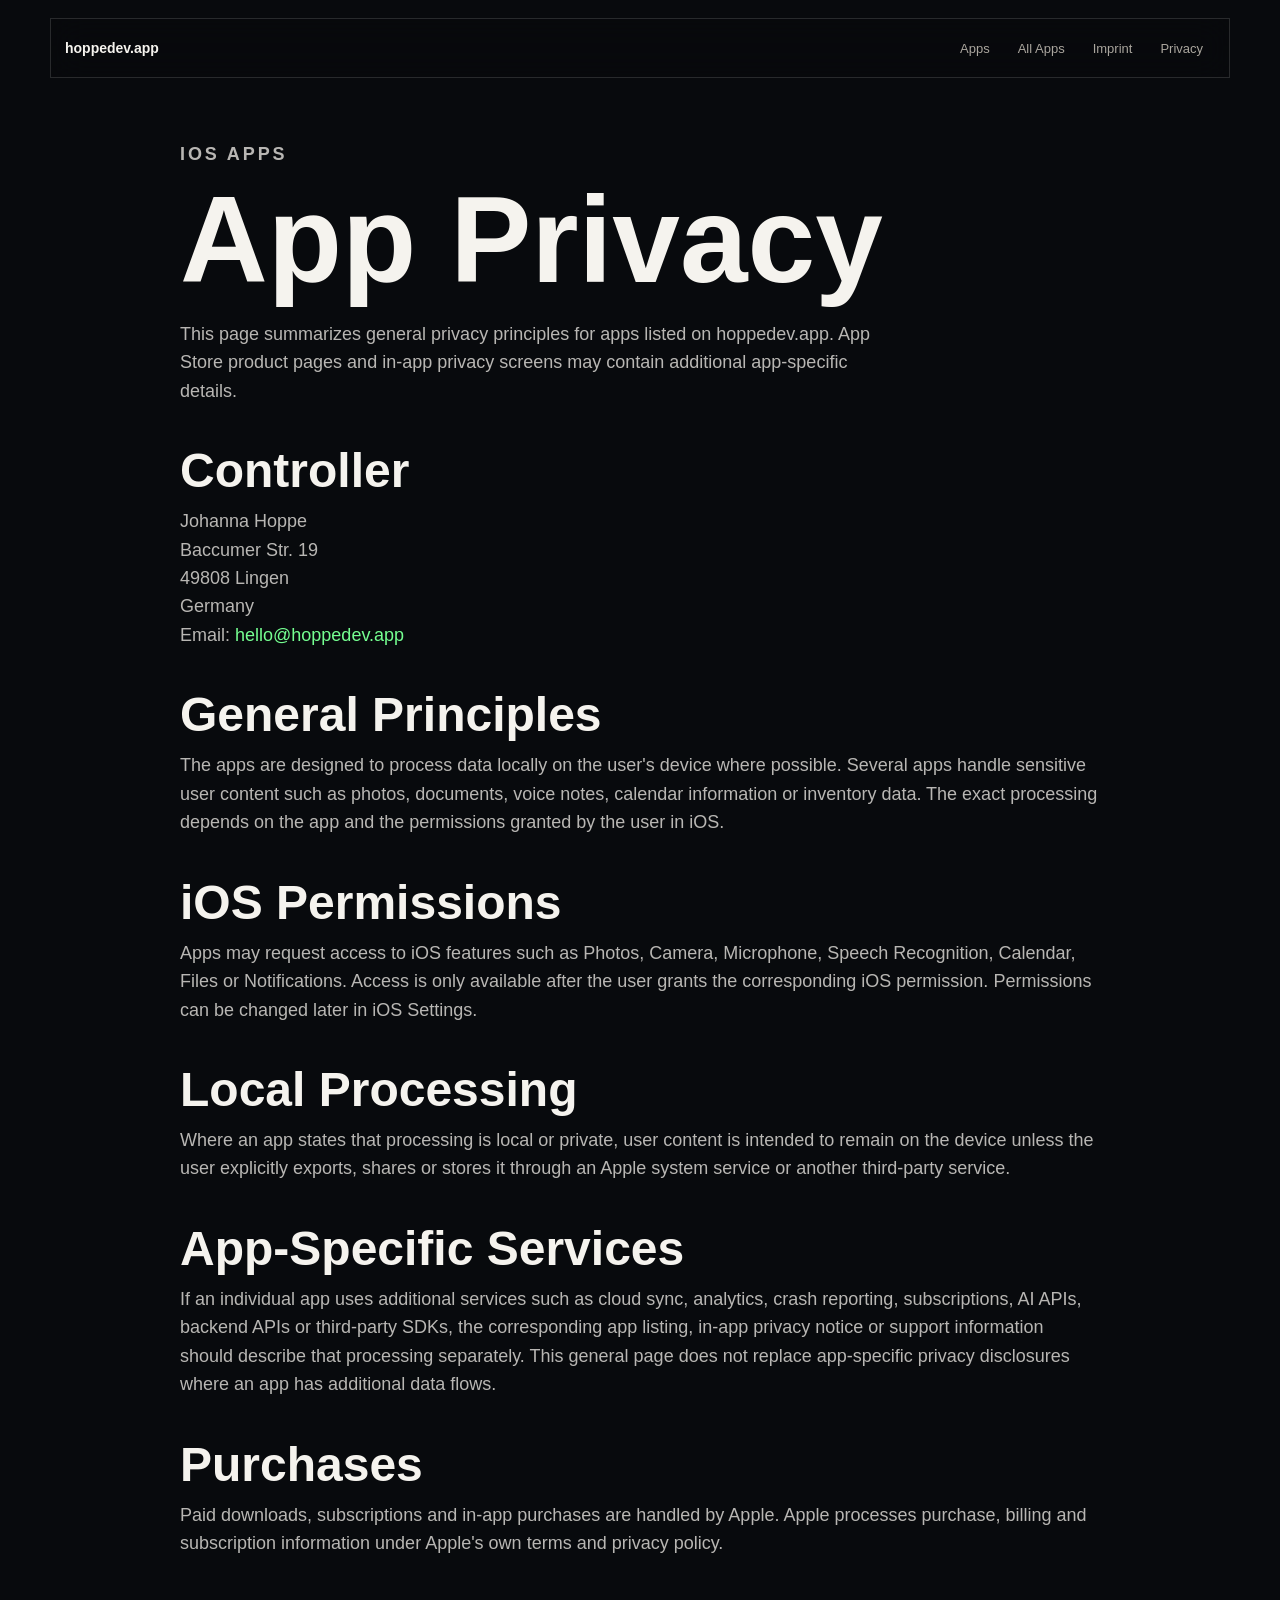
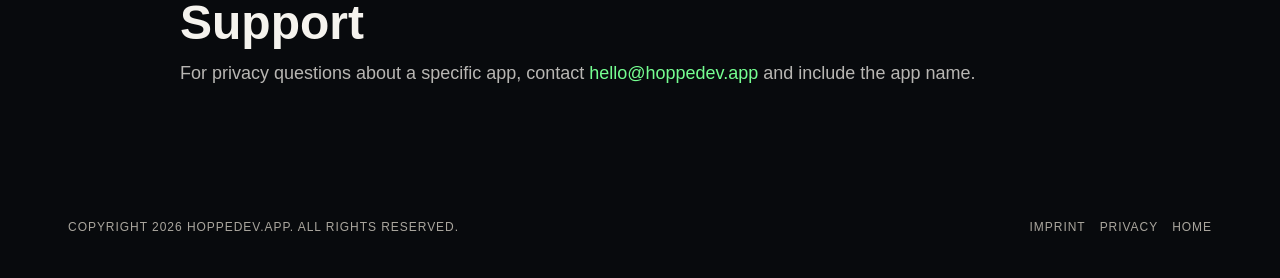
<file: app-privacy.html>
<!doctype html>
<html lang="en">
  <head>
    <meta charset="utf-8" />
    <meta name="viewport" content="width=device-width, initial-scale=1" />
    <meta name="theme-color" content="#080a0d" />
    <title>App Privacy - hoppedev.app</title>
    <meta name="description" content="App privacy overview for apps published by hoppedev.app." />
    <link rel="canonical" href="https://hoppedev.app/app-privacy.html" />
    <link rel="stylesheet" href="styles.css?v=20260705-mobile-hero-soft" />
  </head>
  <body>
    <header class="site-header">
      <a class="brand" href="index.html" aria-label="hoppedev.app home"><span>hoppedev.app</span></a>
      <nav aria-label="Primary navigation">
        <a href="index.html#apps">Apps</a>
        <a href="index.html#all-apps">All Apps</a>
        <a href="imprint.html">Imprint</a>
        <a href="privacy.html">Privacy</a>
      </nav>
    </header>

    <main class="legal-page">
      <section class="legal-document">
        <p class="eyebrow">iOS apps</p>
        <h1>App Privacy</h1>
        <p class="legal-intro">
          This page summarizes general privacy principles for apps listed on hoppedev.app. App
          Store product pages and in-app privacy screens may contain additional app-specific
          details.
        </p>

        <article>
          <h2>Controller</h2>
          <p>
            Johanna Hoppe<br />
            Baccumer Str. 19<br />
            49808 Lingen<br />
            Germany<br />
            Email: <a href="mailto:hello@hoppedev.app">hello@hoppedev.app</a>
          </p>
        </article>

        <article>
          <h2>General Principles</h2>
          <p>
            The apps are designed to process data locally on the user's device where possible.
            Several apps handle sensitive user content such as photos, documents, voice notes,
            calendar information or inventory data. The exact processing depends on the app and
            the permissions granted by the user in iOS.
          </p>
        </article>

        <article>
          <h2>iOS Permissions</h2>
          <p>
            Apps may request access to iOS features such as Photos, Camera, Microphone, Speech
            Recognition, Calendar, Files or Notifications. Access is only available after the user
            grants the corresponding iOS permission. Permissions can be changed later in iOS
            Settings.
          </p>
        </article>

        <article>
          <h2>Local Processing</h2>
          <p>
            Where an app states that processing is local or private, user content is intended to
            remain on the device unless the user explicitly exports, shares or stores it through an
            Apple system service or another third-party service.
          </p>
        </article>

        <article>
          <h2>App-Specific Services</h2>
          <p>
            If an individual app uses additional services such as cloud sync, analytics, crash
            reporting, subscriptions, AI APIs, backend APIs or third-party SDKs, the corresponding
            app listing, in-app privacy notice or support information should describe that
            processing separately. This general page does not replace app-specific privacy
            disclosures where an app has additional data flows.
          </p>
        </article>

        <article>
          <h2>Purchases</h2>
          <p>
            Paid downloads, subscriptions and in-app purchases are handled by Apple. Apple
            processes purchase, billing and subscription information under Apple's own terms and
            privacy policy.
          </p>
        </article>

        <article>
          <h2>Support</h2>
          <p>
            For privacy questions about a specific app, contact
            <a href="mailto:hello@hoppedev.app">hello@hoppedev.app</a> and include the app name.
          </p>
        </article>
      </section>
    </main>

    <footer class="site-footer">
      <p>Copyright <span id="year"></span> hoppedev.app. All rights reserved.</p>
      <nav aria-label="Legal footer navigation">
        <a href="imprint.html">Imprint</a>
        <a href="privacy.html">Privacy</a>
        <a href="index.html">Home</a>
      </nav>
    </footer>
    <script>
      document.querySelector("#year").textContent = new Date().getFullYear();
    </script>
  </body>
</html>
</file>
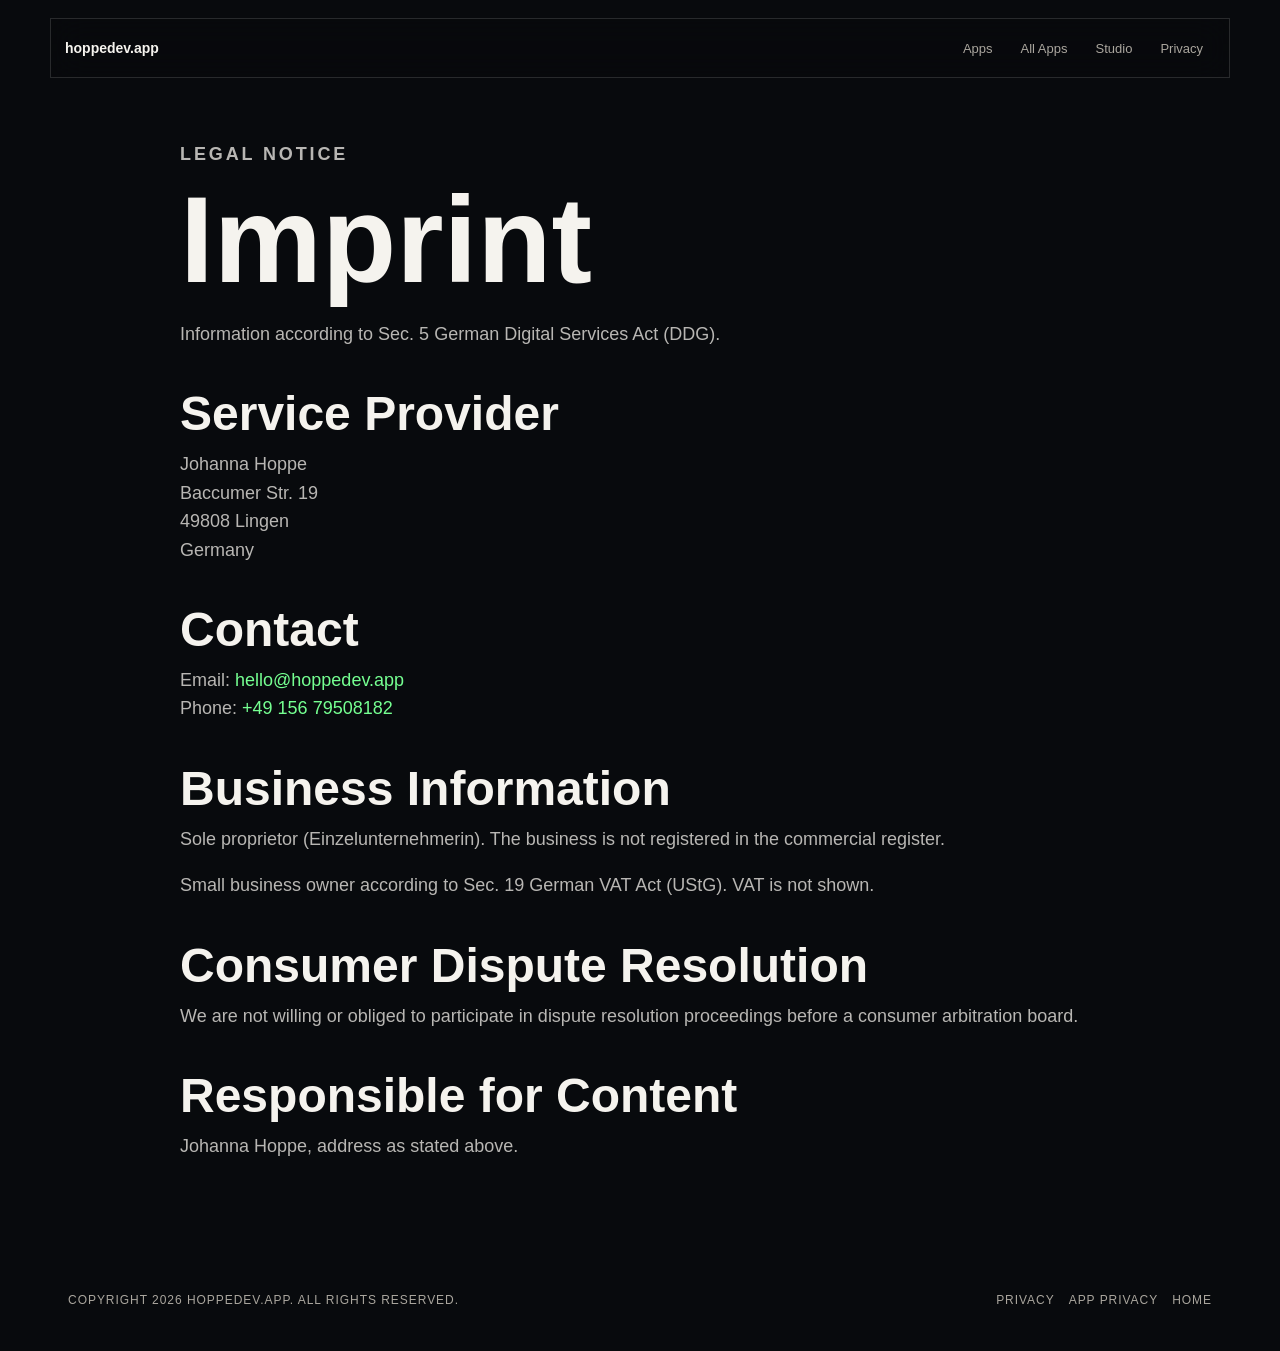
<file: imprint.html>
<!doctype html>
<html lang="en">
  <head>
    <meta charset="utf-8" />
    <meta name="viewport" content="width=device-width, initial-scale=1" />
    <meta name="theme-color" content="#080a0d" />
    <title>Imprint - hoppedev.app</title>
    <meta name="description" content="Imprint and provider information for hoppedev.app." />
    <link rel="canonical" href="https://hoppedev.app/imprint.html" />
    <link rel="stylesheet" href="styles.css?v=20260705-mobile-hero-soft" />
  </head>
  <body>
    <header class="site-header">
      <a class="brand" href="index.html" aria-label="hoppedev.app home"><span>hoppedev.app</span></a>
      <nav aria-label="Primary navigation">
        <a href="index.html#apps">Apps</a>
        <a href="index.html#all-apps">All Apps</a>
        <a href="index.html#studio">Studio</a>
        <a href="privacy.html">Privacy</a>
      </nav>
    </header>

    <main class="legal-page">
      <section class="legal-document">
        <p class="eyebrow">Legal notice</p>
        <h1>Imprint</h1>
        <p class="legal-intro">Information according to Sec. 5 German Digital Services Act (DDG).</p>

        <article>
          <h2>Service Provider</h2>
          <p>
            Johanna Hoppe<br />
            Baccumer Str. 19<br />
            49808 Lingen<br />
            Germany
          </p>
        </article>

        <article>
          <h2>Contact</h2>
          <p>
            Email: <a href="mailto:hello@hoppedev.app">hello@hoppedev.app</a><br />
            Phone: <a href="tel:+4915679508182">+49 156 79508182</a>
          </p>
        </article>

        <article>
          <h2>Business Information</h2>
          <p>
            Sole proprietor (Einzelunternehmerin). The business is not registered in the
            commercial register.
          </p>
          <p>
            Small business owner according to Sec. 19 German VAT Act (UStG). VAT is not shown.
          </p>
        </article>

        <article>
          <h2>Consumer Dispute Resolution</h2>
          <p>
            We are not willing or obliged to participate in dispute resolution proceedings before
            a consumer arbitration board.
          </p>
        </article>

        <article>
          <h2>Responsible for Content</h2>
          <p>Johanna Hoppe, address as stated above.</p>
        </article>
      </section>
    </main>

    <footer class="site-footer">
      <p>Copyright <span id="year"></span> hoppedev.app. All rights reserved.</p>
      <nav aria-label="Legal footer navigation">
        <a href="privacy.html">Privacy</a>
        <a href="app-privacy.html">App Privacy</a>
        <a href="index.html">Home</a>
      </nav>
    </footer>
    <script>
      document.querySelector("#year").textContent = new Date().getFullYear();
    </script>
  </body>
</html>
</file>
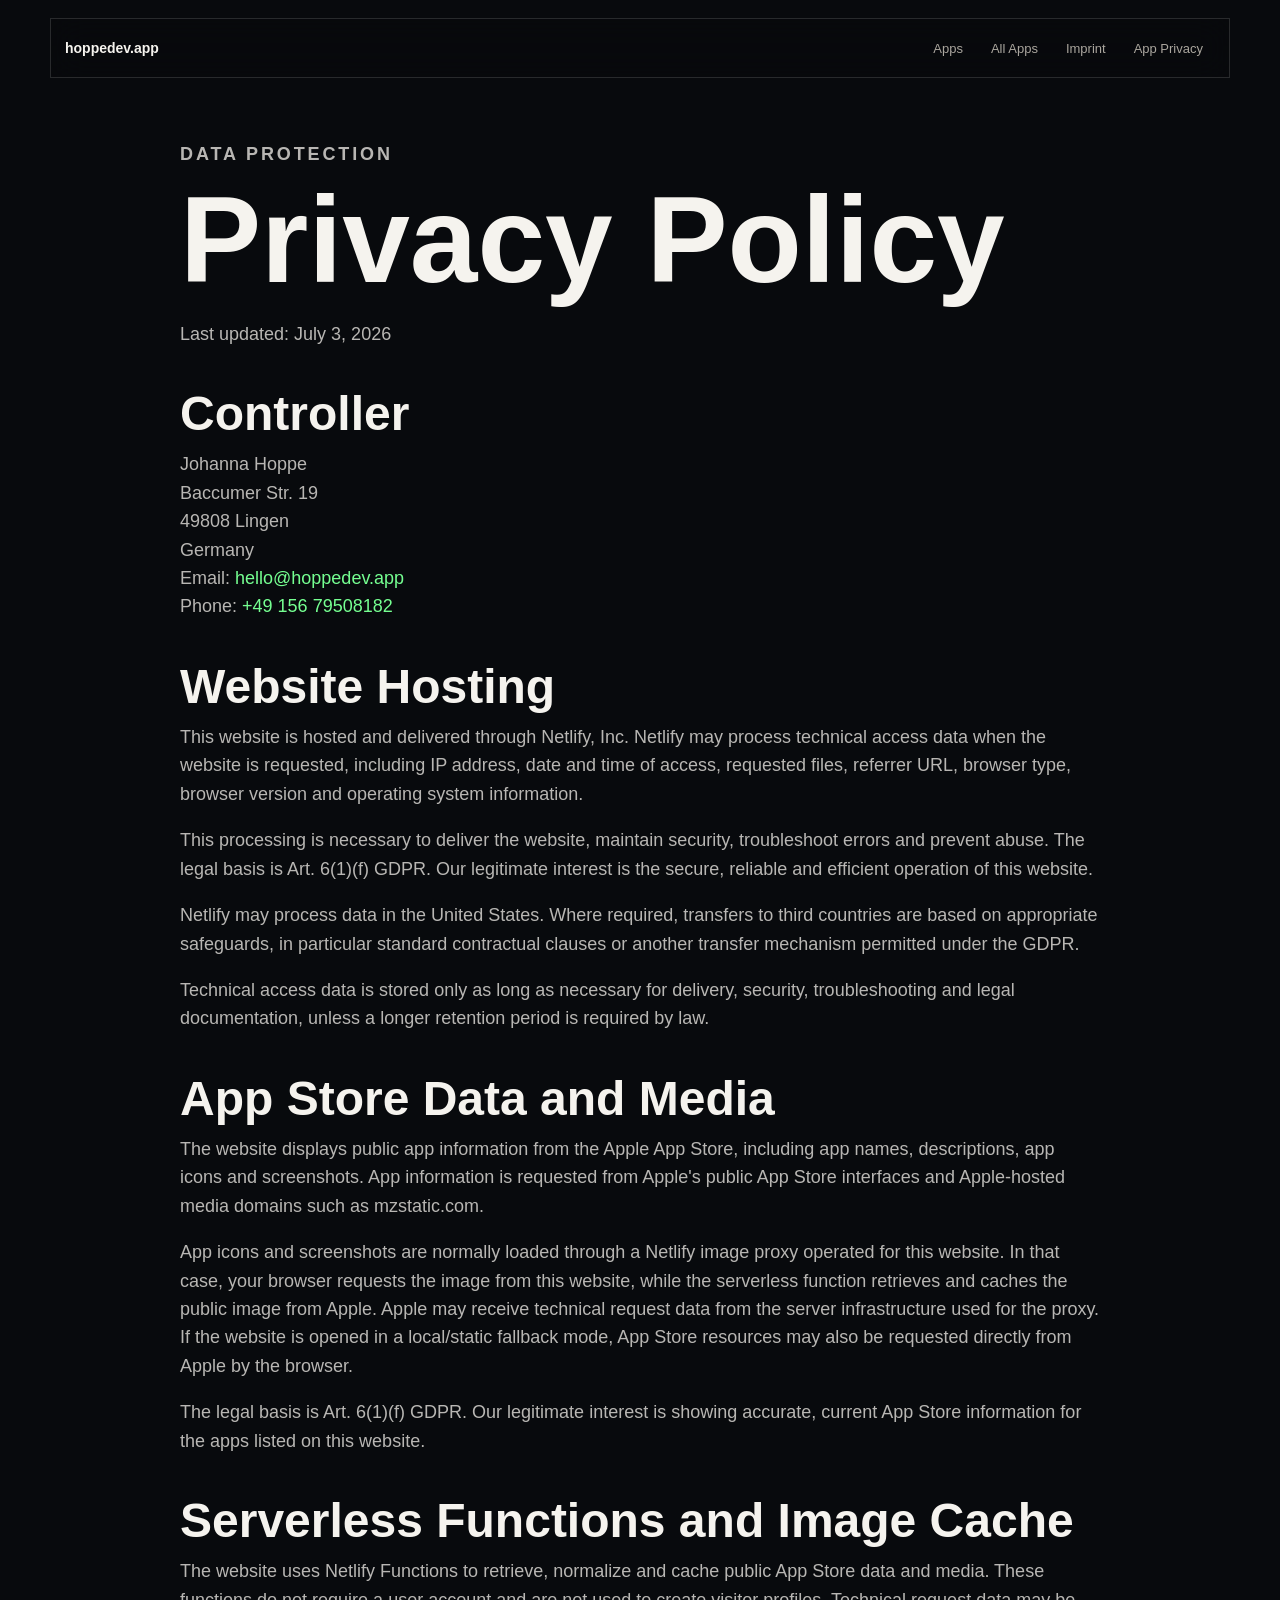
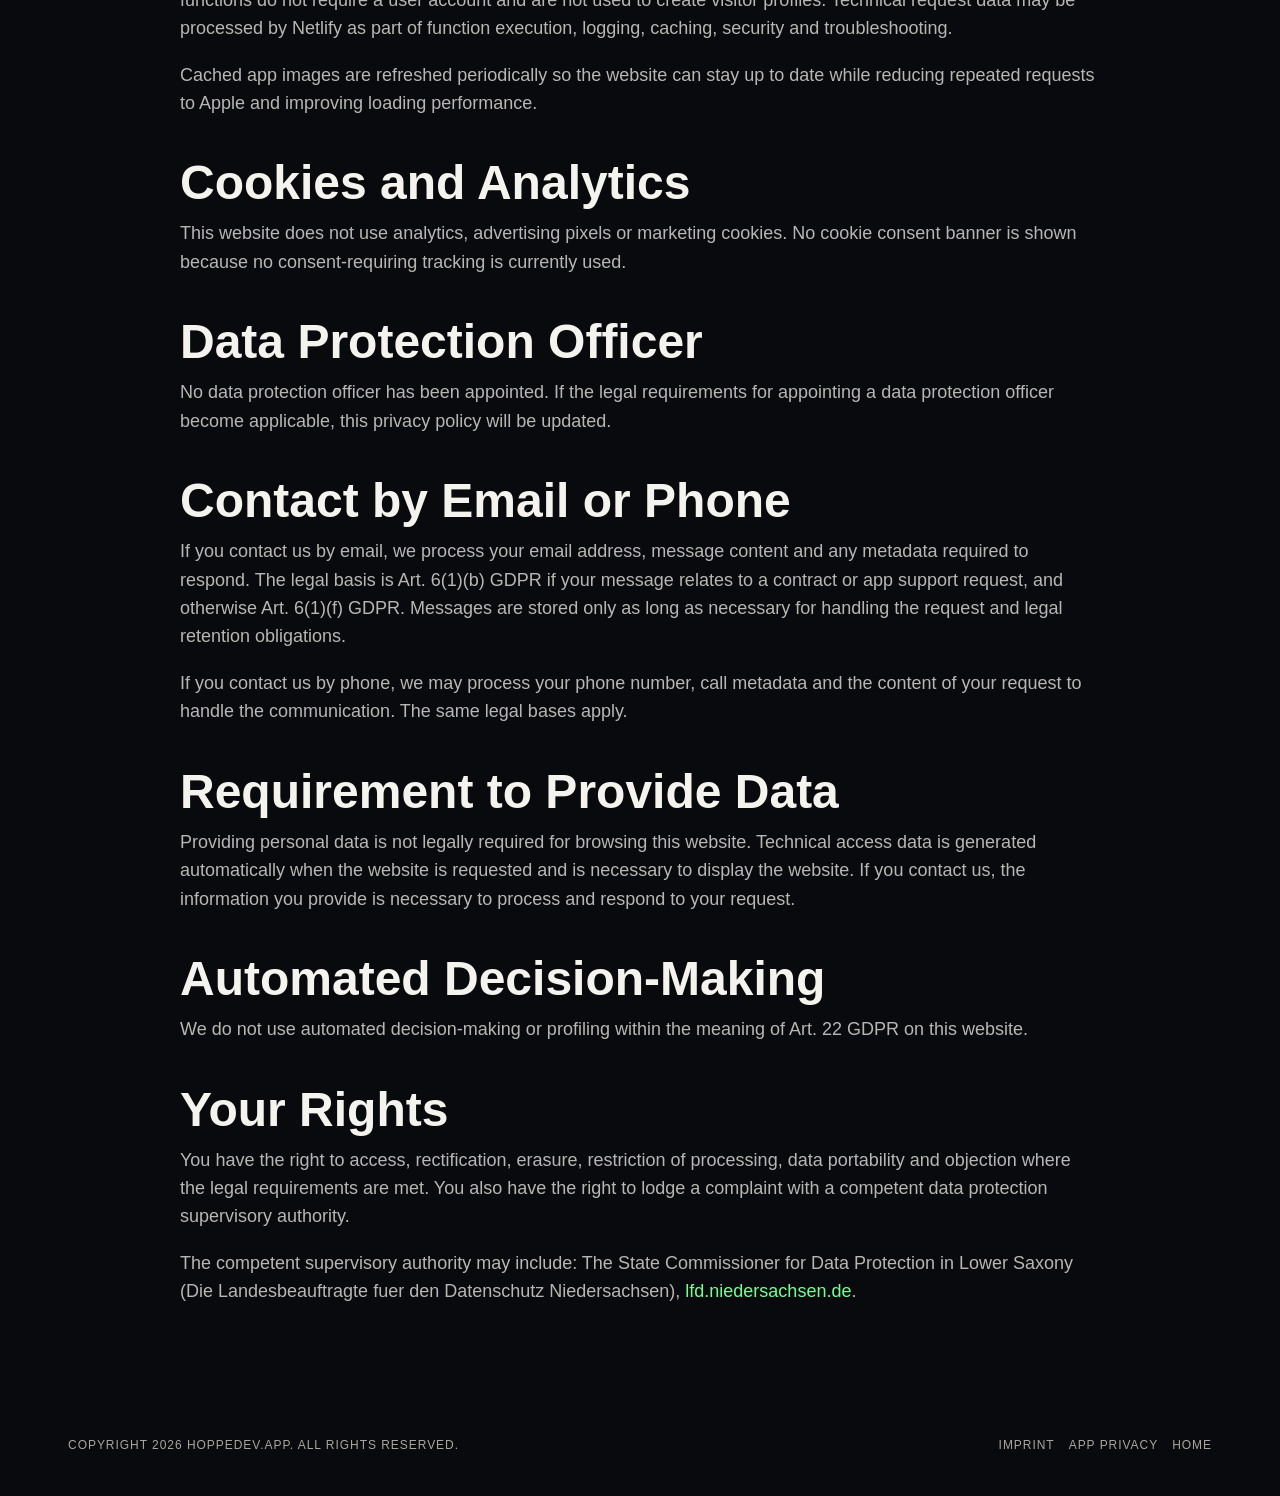
<file: privacy.html>
<!doctype html>
<html lang="en">
  <head>
    <meta charset="utf-8" />
    <meta name="viewport" content="width=device-width, initial-scale=1" />
    <meta name="theme-color" content="#080a0d" />
    <title>Privacy Policy - hoppedev.app</title>
    <meta name="description" content="Privacy policy for hoppedev.app." />
    <link rel="canonical" href="https://hoppedev.app/privacy.html" />
    <link rel="stylesheet" href="styles.css?v=20260705-mobile-hero-soft" />
  </head>
  <body>
    <header class="site-header">
      <a class="brand" href="index.html" aria-label="hoppedev.app home"><span>hoppedev.app</span></a>
      <nav aria-label="Primary navigation">
        <a href="index.html#apps">Apps</a>
        <a href="index.html#all-apps">All Apps</a>
        <a href="imprint.html">Imprint</a>
        <a href="app-privacy.html">App Privacy</a>
      </nav>
    </header>

    <main class="legal-page">
      <section class="legal-document">
        <p class="eyebrow">Data protection</p>
        <h1>Privacy Policy</h1>
        <p class="legal-intro">Last updated: July 3, 2026</p>

        <article>
          <h2>Controller</h2>
          <p>
            Johanna Hoppe<br />
            Baccumer Str. 19<br />
            49808 Lingen<br />
            Germany<br />
            Email: <a href="mailto:hello@hoppedev.app">hello@hoppedev.app</a><br />
            Phone: <a href="tel:+4915679508182">+49 156 79508182</a>
          </p>
        </article>

        <article>
          <h2>Website Hosting</h2>
          <p>
            This website is hosted and delivered through Netlify, Inc. Netlify may process
            technical access data when the website is requested, including IP address, date and time
            of access, requested files, referrer URL, browser type, browser version and operating
            system information.
          </p>
          <p>
            This processing is necessary to deliver the website, maintain security, troubleshoot
            errors and prevent abuse. The legal basis is Art. 6(1)(f) GDPR. Our legitimate interest
            is the secure, reliable and efficient operation of this website.
          </p>
          <p>
            Netlify may process data in the United States. Where required, transfers to third
            countries are based on appropriate safeguards, in particular standard contractual
            clauses or another transfer mechanism permitted under the GDPR.
          </p>
          <p>
            Technical access data is stored only as long as necessary for delivery, security,
            troubleshooting and legal documentation, unless a longer retention period is required by
            law.
          </p>
        </article>

        <article>
          <h2>App Store Data and Media</h2>
          <p>
            The website displays public app information from the Apple App Store, including app
            names, descriptions, app icons and screenshots. App information is requested from
            Apple's public App Store interfaces and Apple-hosted media domains such as
            mzstatic.com.
          </p>
          <p>
            App icons and screenshots are normally loaded through a Netlify image proxy operated for
            this website. In that case, your browser requests the image from this website, while the
            serverless function retrieves and caches the public image from Apple. Apple may receive
            technical request data from the server infrastructure used for the proxy. If the website
            is opened in a local/static fallback mode, App Store resources may also be requested
            directly from Apple by the browser.
          </p>
          <p>
            The legal basis is Art. 6(1)(f) GDPR. Our legitimate interest is showing accurate,
            current App Store information for the apps listed on this website.
          </p>
        </article>

        <article>
          <h2>Serverless Functions and Image Cache</h2>
          <p>
            The website uses Netlify Functions to retrieve, normalize and cache public App Store
            data and media. These functions do not require a user account and are not used to create
            visitor profiles. Technical request data may be processed by Netlify as part of
            function execution, logging, caching, security and troubleshooting.
          </p>
          <p>
            Cached app images are refreshed periodically so the website can stay up to date while
            reducing repeated requests to Apple and improving loading performance.
          </p>
        </article>

        <article>
          <h2>Cookies and Analytics</h2>
          <p>
            This website does not use analytics, advertising pixels or marketing cookies. No cookie
            consent banner is shown because no consent-requiring tracking is currently used.
          </p>
        </article>

        <article>
          <h2>Data Protection Officer</h2>
          <p>
            No data protection officer has been appointed. If the legal requirements for appointing
            a data protection officer become applicable, this privacy policy will be updated.
          </p>
        </article>

        <article>
          <h2>Contact by Email or Phone</h2>
          <p>
            If you contact us by email, we process your email address, message content and any
            metadata required to respond. The legal basis is Art. 6(1)(b) GDPR if your message
            relates to a contract or app support request, and otherwise Art. 6(1)(f) GDPR. Messages
            are stored only as long as necessary for handling the request and legal retention
            obligations.
          </p>
          <p>
            If you contact us by phone, we may process your phone number, call metadata and the
            content of your request to handle the communication. The same legal bases apply.
          </p>
        </article>

        <article>
          <h2>Requirement to Provide Data</h2>
          <p>
            Providing personal data is not legally required for browsing this website. Technical
            access data is generated automatically when the website is requested and is necessary to
            display the website. If you contact us, the information you provide is necessary to
            process and respond to your request.
          </p>
        </article>

        <article>
          <h2>Automated Decision-Making</h2>
          <p>
            We do not use automated decision-making or profiling within the meaning of Art. 22
            GDPR on this website.
          </p>
        </article>

        <article>
          <h2>Your Rights</h2>
          <p>
            You have the right to access, rectification, erasure, restriction of processing, data
            portability and objection where the legal requirements are met. You also have the right
            to lodge a complaint with a competent data protection supervisory authority.
          </p>
          <p>
            The competent supervisory authority may include: The State Commissioner for Data
            Protection in Lower Saxony (Die Landesbeauftragte fuer den Datenschutz Niedersachsen),
            <a href="https://lfd.niedersachsen.de" target="_blank" rel="noreferrer">lfd.niedersachsen.de</a>.
          </p>
        </article>
      </section>
    </main>

    <footer class="site-footer">
      <p>Copyright <span id="year"></span> hoppedev.app. All rights reserved.</p>
      <nav aria-label="Legal footer navigation">
        <a href="imprint.html">Imprint</a>
        <a href="app-privacy.html">App Privacy</a>
        <a href="index.html">Home</a>
      </nav>
    </footer>
    <script>
      document.querySelector("#year").textContent = new Date().getFullYear();
    </script>
  </body>
</html>
</file>
<file: styles.css>
:root {
  --bg: #080a0d;
  --panel: rgba(16, 20, 24, 0.72);
  --panel-strong: rgba(20, 25, 29, 0.9);
  --text: #f5f3ee;
  --muted: #aaa69e;
  --line: rgba(245, 243, 238, 0.14);
  --green: #75ff91;
  --amber: #d8ad68;
  --red: #ff6b5f;
  --max: 1180px;
}

* {
  box-sizing: border-box;
}

html {
  scroll-behavior: smooth;
  scrollbar-color: #4a5052 #07090b;
}

body {
  margin: 0;
  min-width: 320px;
  overflow-x: hidden;
  color: var(--text);
  background: var(--bg);
  font-family: ui-sans-serif, -apple-system, BlinkMacSystemFont, "SF Pro Display", "Segoe UI",
    sans-serif;
  letter-spacing: 0;
}

body.modal-open {
  overflow: hidden;
}

::-webkit-scrollbar {
  width: 12px;
}

::-webkit-scrollbar-track {
  background: #07090b;
}

::-webkit-scrollbar-thumb {
  border: 3px solid #07090b;
  border-radius: 999px;
  background: #4a5052;
}

::-webkit-scrollbar-thumb:hover {
  background: #667073;
}

a {
  color: inherit;
  text-decoration: none;
}

a:focus-visible,
button:focus-visible {
  outline: 2px solid var(--green);
  outline-offset: 4px;
}

#scene {
  position: absolute;
  top: 0;
  left: 50%;
  width: 100%;
  height: 100%;
  min-width: 100vw;
  transform: translateX(-50%);
  z-index: 0;
  background: linear-gradient(180deg, #faf8f1 0%, #f1ece0 52%, #e3e6e2 100%);
  opacity: 0;
  transition: opacity 420ms ease-out;
}

.hero.scene-ready #scene {
  opacity: var(--scene-opacity, 1);
}

.hero-scene-placeholder {
  position: absolute;
  inset: 0;
  z-index: 0;
  overflow: hidden;
  background:
    radial-gradient(ellipse 60% 42% at 68% 30%, rgba(255, 255, 255, 0.95), transparent 70%),
    radial-gradient(ellipse 55% 38% at 30% 58%, rgba(255, 255, 255, 0.7), transparent 70%),
    radial-gradient(ellipse 70% 40% at 55% 80%, rgba(210, 216, 212, 0.5), transparent 70%),
    linear-gradient(180deg, #faf8f1 0%, #f0ebe0 52%, #dfe3e1 78%, #3a403f 130%);
  transform: translateZ(0);
  transition: opacity 520ms ease-out;
}

.hero-scene-placeholder::before,
.hero-scene-placeholder::after {
  position: absolute;
  inset: -8% -4%;
  content: "";
  pointer-events: none;
}

.hero-scene-placeholder::before {
  opacity: 0.7;
  background:
    radial-gradient(ellipse 34% 16% at 28% 34%, rgba(255, 255, 255, 0.9), transparent 70%),
    radial-gradient(ellipse 40% 15% at 64% 46%, rgba(255, 255, 255, 0.75), transparent 70%),
    radial-gradient(ellipse 30% 13% at 46% 62%, rgba(255, 255, 255, 0.65), transparent 70%);
  mask-image: linear-gradient(to bottom, black 0%, black 74%, transparent 100%);
}

.hero-scene-placeholder::after {
  opacity: 0.9;
  background:
    radial-gradient(ellipse at 50% 42%, rgba(255, 255, 255, 0.96) 0 24%, rgba(255, 255, 255, 0.7) 36%, transparent 58%),
    radial-gradient(ellipse at 25% 62%, rgba(255, 255, 255, 0.7) 0 20%, transparent 44%),
    radial-gradient(ellipse at 74% 18%, rgba(255, 255, 255, 0.6) 0 18%, transparent 42%),
    linear-gradient(to bottom, transparent 0%, rgba(255, 255, 255, 0.5) 38%, rgba(8, 10, 13, 0.32) 100%);
  filter: blur(0.2px);
}

.hero.scene-ready .hero-scene-placeholder {
  opacity: 0;
}

.grain {
  position: absolute;
  inset: 0;
  z-index: 1;
  pointer-events: none;
  opacity: 0.18;
  background-image:
    linear-gradient(rgba(255, 255, 255, 0.03) 1px, transparent 1px),
    linear-gradient(90deg, rgba(255, 255, 255, 0.02) 1px, transparent 1px);
  background-size: 42px 42px;
  mask-image: linear-gradient(to bottom, black 0%, transparent 86%);
}

.site-header {
  position: fixed;
  top: 18px;
  left: 18px;
  right: 18px;
  z-index: 20;
  display: flex;
  align-items: center;
  justify-content: space-between;
  gap: 20px;
  max-width: var(--max);
  margin: 0 auto;
  padding: 12px 14px;
  border: 1px solid var(--line);
  background: rgba(8, 10, 13, 0.68);
  backdrop-filter: blur(18px);
}

.brand,
.site-header nav,
.hero-meta,
.section,
.site-footer {
  width: 100%;
}

.brand {
  display: inline-flex;
  align-items: center;
  gap: 0;
  max-width: max-content;
  font-size: 14px;
  font-weight: 650;
  cursor: pointer;
}

.site-header nav {
  display: flex;
  justify-content: flex-end;
  gap: 4px;
  max-width: max-content;
}

.site-header nav a {
  display: inline-flex;
  min-height: 34px;
  align-items: center;
  padding: 0 11px;
  border: 1px solid transparent;
  color: var(--muted);
  font-size: 13px;
  transition:
    color 180ms ease-out,
    border-color 180ms ease-out,
    background 180ms ease-out;
  cursor: pointer;
}

.site-header nav a:hover {
  border-color: var(--line);
  color: var(--text);
  background: rgba(255, 255, 255, 0.05);
}

main {
  position: relative;
  z-index: 1;
}

.section {
  max-width: var(--max);
  min-height: 92vh;
  margin: 0 auto;
  padding: 130px 18px 70px;
}

.hero {
  position: relative;
  display: grid;
  align-content: end;
  gap: 38px;
  max-width: none;
  min-height: 100vh;
  overflow: hidden;
  padding-left: max(18px, calc((100vw - var(--max)) / 2 + 18px));
  padding-right: max(18px, calc((100vw - var(--max)) / 2 + 18px));
}

.hero::after {
  position: absolute;
  inset: 0;
  z-index: 1;
  pointer-events: none;
  content: "";
  background:
    linear-gradient(to bottom, transparent 38%, rgba(0, 0, 0, 0.16) 66%, rgba(0, 0, 0, 0.56) 100%),
    radial-gradient(circle at 28% 70%, rgba(0, 0, 0, 0.34), transparent 34%);
}

.hero-copy {
  position: relative;
  z-index: 2;
  max-width: 980px;
  text-shadow:
    0 2px 24px rgba(0, 0, 0, 0.42),
    0 1px 3px rgba(40, 42, 40, 0.35);
}

.eyebrow {
  margin: 0 0 18px;
  color: var(--green);
  font-size: 12px;
  font-weight: 750;
  letter-spacing: 0.16em;
  text-transform: uppercase;
}

h1,
h2,
h3,
p {
  margin-top: 0;
}

h1 {
  margin-bottom: 24px;
  max-width: 100%;
  font-size: clamp(44px, 9.5vw, 128px);
  line-height: 0.9;
  font-weight: 800;
  letter-spacing: 0;
  white-space: nowrap;
}

.lede {
  max-width: 660px;
  color: rgba(245, 243, 238, 0.82);
  font-size: clamp(20px, 3vw, 34px);
  line-height: 1.15;
}

.hero-meta {
  position: relative;
  z-index: 2;
  display: grid;
  grid-template-columns: repeat(3, minmax(0, 1fr));
  border: 1px solid var(--line);
  background: rgba(8, 10, 13, 0.58);
  backdrop-filter: blur(16px);
}

.hero-meta div {
  min-height: 110px;
  padding: 18px;
  border-right: 1px solid var(--line);
}

.hero-meta div:last-child {
  border-right: 0;
}

.hero-meta span,
.section-label,
.app-kicker,
dt,
.site-footer {
  color: var(--muted);
  font-size: 12px;
  letter-spacing: 0.08em;
  text-transform: uppercase;
}

.hero-meta strong {
  display: block;
  margin-top: 20px;
  font-size: clamp(18px, 2vw, 28px);
  font-weight: 650;
  letter-spacing: 0;
  text-transform: none;
}

.apps-section,
.studio-section,
.contact-section,
.legal-section {
  display: grid;
  grid-template-columns: 180px minmax(0, 1fr);
  gap: 38px;
  min-height: auto;
}

.section-label {
  position: sticky;
  top: 110px;
  align-self: start;
  display: flex;
  gap: 14px;
  padding-top: 12px;
}

.section-label p {
  margin: 0;
}

.section-body h2 {
  max-width: 860px;
  margin-bottom: 22px;
  font-size: clamp(36px, 7vw, 92px);
  line-height: 0.95;
  font-weight: 760;
}

.section-body > p,
.split p,
.legal-grid p {
  max-width: 680px;
  color: rgba(245, 243, 238, 0.72);
  font-size: 18px;
  line-height: 1.55;
}

.app-grid {
  display: grid;
  grid-template-columns: repeat(3, minmax(0, 1fr));
  gap: 12px;
  margin-top: 44px;
}

.app-card {
  min-height: 310px;
  padding: 18px;
  border: 1px solid var(--line);
  background: var(--panel);
  backdrop-filter: blur(18px);
  transition:
    transform 220ms ease-out,
    border-color 220ms ease-out,
    background 220ms ease-out;
}

.app-card:hover,
.app-card:focus-within {
  transform: translateY(-4px);
  border-color: rgba(117, 255, 145, 0.45);
  background: var(--panel-strong);
}

.app-open,
.app-row-main {
  width: 100%;
  padding: 0;
  border: 0;
  color: inherit;
  background: transparent;
  text-align: left;
  font: inherit;
  cursor: pointer;
}

.app-open {
  display: flex;
  min-height: 274px;
  flex-direction: column;
}

.app-icon {
  display: block;
  width: 62px;
  height: 62px;
  margin-bottom: 48px;
  border-radius: 18px;
  border: 1px solid rgba(255, 255, 255, 0.2);
}

.app-icon-img {
  width: 68px;
  height: 68px;
  margin-bottom: 44px;
  border-radius: 17px;
  box-shadow: 0 18px 38px rgba(0, 0, 0, 0.24);
}

.app-icon-one {
  background: linear-gradient(135deg, #f5f3ee, #75ff91 52%, #1b1f1d);
}

.app-icon-two {
  background: linear-gradient(135deg, #ff6b5f, #d8ad68 44%, #101418);
}

.app-icon-three {
  background: linear-gradient(135deg, #8bb7ff, #f5f3ee 50%, #111722);
}

.app-kicker {
  margin-bottom: 10px;
}

.app-card h3 {
  margin-bottom: 14px;
  font-size: 25px;
}

.app-card p:not(.app-kicker) {
  color: rgba(245, 243, 238, 0.68);
  line-height: 1.5;
}

.app-card a {
  display: inline-flex;
  margin-top: 22px;
  color: var(--green);
  font-weight: 700;
  cursor: pointer;
}

.app-open span {
  display: inline-flex;
  margin-top: auto;
  color: var(--green);
  font-weight: 700;
}

.loading-copy {
  grid-column: 1 / -1;
  color: var(--muted);
}

.catalog-heading {
  display: flex;
  align-items: flex-start;
  justify-content: space-between;
  gap: 24px;
}

.developer-link {
  display: inline-flex;
  flex: 0 0 auto;
  align-items: center;
  justify-content: center;
  min-height: 40px;
  padding: 0 14px;
  border: 1px solid var(--line);
  color: var(--green);
  font-weight: 700;
  cursor: pointer;
}

.all-apps-list {
  display: grid;
  margin-top: 34px;
  border-top: 1px solid var(--line);
}

.app-row {
  display: grid;
  grid-template-columns: minmax(0, 1fr) auto;
  gap: 18px;
  align-items: center;
  padding: 14px 0;
  border-bottom: 1px solid var(--line);
}

.app-row-main {
  display: grid;
  grid-template-columns: 58px minmax(0, 1fr);
  gap: 14px;
  align-items: center;
}

.app-row-icon {
  width: 58px;
  height: 58px;
  border-radius: 14px;
}

.app-row strong,
.app-row small {
  display: block;
}

.app-row strong {
  margin-bottom: 5px;
  font-size: 18px;
}

.app-row small {
  color: var(--muted);
  font-size: 14px;
}

.app-row > a {
  display: inline-flex;
  align-items: center;
  min-height: 36px;
  padding: 0 12px;
  border: 1px solid var(--line);
  color: var(--green);
  font-size: 13px;
  font-weight: 750;
  cursor: pointer;
}

.app-modal {
  position: fixed;
  inset: 0;
  z-index: 50;
  display: grid;
  place-items: center;
  padding: 20px;
  pointer-events: none;
  visibility: hidden;
  overflow-y: auto;
}

.app-modal[aria-hidden="false"] {
  pointer-events: auto;
  visibility: visible;
}

.modal-backdrop {
  position: absolute;
  inset: 0;
  border: 0;
  background: rgba(3, 4, 5, 0.76);
  backdrop-filter: blur(12px);
  cursor: pointer;
  opacity: 0;
  transition: opacity 180ms ease-out;
}

.app-modal[aria-hidden="false"] .modal-backdrop {
  opacity: 1;
}

.modal-window {
  position: relative;
  z-index: 2;
  display: flex;
  flex-direction: column;
  width: min(1060px, 100%);
  max-height: min(780px, calc(100dvh - 40px));
  overflow: hidden;
  border: 1px solid rgba(245, 243, 238, 0.24);
  background: #07090b;
  backdrop-filter: blur(24px);
  box-shadow:
    0 40px 120px rgba(0, 0, 0, 0.72),
    0 0 0 1px rgba(117, 255, 145, 0.08) inset;
  opacity: 0;
  transform: translateY(18px) scale(0.98);
  transition:
    opacity 180ms ease-out,
    transform 180ms ease-out;
}

.app-modal[aria-hidden="false"] .modal-window {
  opacity: 1;
  transform: translateY(0) scale(1);
}

.modal-header {
  display: flex;
  flex: 0 0 auto;
  align-items: flex-start;
  justify-content: space-between;
  gap: 18px;
  padding: 18px;
  border-bottom: 1px solid var(--line);
  background: #0b0e10;
}

.modal-title-block {
  display: flex;
  min-width: 0;
  gap: 14px;
  align-items: center;
}

.modal-title-block img {
  width: 64px;
  height: 64px;
  flex: 0 0 auto;
  border-radius: 16px;
}

.modal-title-block h2 {
  margin: 0 0 6px;
  font-size: clamp(24px, 4vw, 42px);
  line-height: 1;
}

.modal-title-block p {
  margin: 0;
  color: var(--muted);
}

.modal-close {
  position: relative;
  width: 42px;
  height: 42px;
  flex: 0 0 auto;
  border: 1px solid var(--line);
  background: rgba(255, 255, 255, 0.05);
  cursor: pointer;
}

.modal-close span,
.modal-close span::after {
  position: absolute;
  top: 50%;
  left: 50%;
  width: 18px;
  height: 2px;
  background: var(--text);
  content: "";
}

.modal-close span {
  transform: translate(-50%, -50%) rotate(45deg);
}

.modal-close span::after {
  transform: translate(-50%, -50%) rotate(90deg);
}

.modal-content {
  display: grid;
  flex: 1 1 auto;
  grid-template-columns: minmax(0, 0.95fr) minmax(280px, 0.8fr);
  gap: 20px;
  min-height: 0;
  overflow-y: auto;
  overscroll-behavior: contain;
  padding: 22px;
  background: #07090b;
  scrollbar-gutter: stable;
  -webkit-overflow-scrolling: touch;
}

.modal-copy p {
  color: rgba(245, 243, 238, 0.78);
  font-size: 17px;
  line-height: 1.58;
  white-space: pre-line;
}

.modal-actions {
  display: flex;
  flex-wrap: wrap;
  gap: 10px;
  margin-top: 24px;
}

.modal-actions a {
  display: inline-flex;
  min-height: 42px;
  align-items: center;
  padding: 0 14px;
  border: 1px solid var(--line);
  color: var(--green);
  font-weight: 750;
  cursor: pointer;
}

.modal-screenshots {
  display: grid;
  grid-template-columns: repeat(3, minmax(0, 1fr));
  gap: 10px;
  align-items: start;
}

.modal-screenshots img {
  width: 100%;
  border-radius: 18px;
  border: 1px solid rgba(245, 243, 238, 0.14);
}

.screenshot-fallback {
  grid-column: 1 / -1;
  display: grid;
  min-height: 280px;
  place-items: center;
  padding: 24px;
  border: 1px solid var(--line);
  background: rgba(255, 255, 255, 0.05);
  text-align: center;
}

.screenshot-fallback img {
  width: 96px;
  max-width: 96px;
  border: 0;
}

.screenshot-fallback span {
  max-width: 260px;
  color: var(--muted);
}

.split {
  display: grid;
  grid-template-columns: minmax(0, 0.95fr) minmax(260px, 0.7fr);
  gap: 44px;
  align-items: start;
}

.principles {
  display: grid;
  gap: 12px;
  padding: 0;
  margin: 34px 0 0;
  list-style: none;
}

.principles li {
  padding: 15px 0;
  border-top: 1px solid var(--line);
  color: rgba(245, 243, 238, 0.86);
}

.contact-panel {
  padding: 34px;
  border: 1px solid var(--line);
  background: rgba(117, 255, 145, 0.08);
  backdrop-filter: blur(18px);
}

.contact-link {
  display: inline-flex;
  margin-top: 18px;
  color: var(--green);
  font-size: clamp(26px, 6vw, 72px);
  font-weight: 800;
  line-height: 1;
  cursor: pointer;
}

.legal-grid {
  display: grid;
  grid-template-columns: repeat(2, minmax(0, 1fr));
  gap: 12px;
}

.legal-grid article {
  padding: 24px;
  border: 1px solid var(--line);
  background: rgba(8, 10, 13, 0.62);
  backdrop-filter: blur(14px);
}

.legal-grid h2 {
  font-size: clamp(34px, 5vw, 62px);
}

dl {
  display: grid;
  gap: 18px;
  margin: 28px 0 0;
}

dt {
  margin-bottom: 5px;
}

dd {
  margin: 0;
  color: rgba(245, 243, 238, 0.82);
}

dd a,
.legal-grid a {
  color: var(--green);
}

.site-footer {
  display: flex;
  justify-content: space-between;
  gap: 18px;
  max-width: var(--max);
  margin: 0 auto;
  padding: 34px 18px 44px;
}

.site-footer p {
  margin: 0;
}

.site-footer nav {
  display: flex;
  flex-wrap: wrap;
  gap: 14px;
  justify-content: flex-end;
}

.site-footer a,
.legal-link {
  cursor: pointer;
}

.legal-link {
  display: inline-flex;
  margin: 18px 14px 0 0;
  color: var(--green);
  font-weight: 750;
}

.legal-page {
  min-height: 100vh;
  padding: 140px 18px 80px;
}

.legal-document {
  max-width: 920px;
  margin: 0 auto;
}

.legal-document h1 {
  white-space: normal;
}

.legal-document h2 {
  margin: 42px 0 12px;
  font-size: clamp(28px, 4vw, 48px);
  line-height: 1;
}

.legal-document p,
.legal-document li {
  color: rgba(245, 243, 238, 0.74);
  font-size: 18px;
  line-height: 1.58;
}

.legal-document a {
  color: var(--green);
}

.legal-intro {
  max-width: 720px;
  color: rgba(245, 243, 238, 0.84);
  font-size: clamp(20px, 3vw, 30px);
  line-height: 1.28;
}

@media (max-width: 820px) {
  .site-header {
    position: relative;
    top: auto;
    left: auto;
    right: auto;
    align-items: flex-start;
    flex-direction: column;
    gap: 10px;
    width: calc(100% - 24px);
    margin: 12px auto 0;
    padding: 12px;
  }

  .site-header nav {
    flex-wrap: nowrap;
    justify-content: flex-start;
    width: 100%;
    max-width: none;
    gap: 2px;
    overflow-x: auto;
    scrollbar-width: none;
    -webkit-overflow-scrolling: touch;
  }

  .site-header nav::-webkit-scrollbar {
    display: none;
  }

  .site-header nav a {
    min-height: 30px;
    flex: 0 0 auto;
  }

  .section {
    min-height: auto;
    padding-top: 74px;
    padding-bottom: 52px;
  }

  .hero {
    min-height: calc(100svh - 116px);
    align-content: center;
    padding-top: 38px;
    padding-bottom: 40px;
  }

  .hero-meta,
  .app-grid,
  .split,
  .legal-grid,
  .modal-content,
  .modal-screenshots {
    grid-template-columns: 1fr;
  }

  .hero-meta div {
    min-height: 88px;
    border-right: 0;
    border-bottom: 1px solid var(--line);
  }

  .hero-meta div:last-child {
    border-bottom: 0;
  }

  .apps-section,
  .studio-section,
  .contact-section,
  .legal-section {
    grid-template-columns: 1fr;
    gap: 18px;
  }

  .section-label {
    position: static;
  }

  .app-card {
    min-height: auto;
  }

  .contact-panel {
    padding: 22px;
  }

  .catalog-heading,
  .app-row {
    align-items: stretch;
    grid-template-columns: 1fr;
  }

  .catalog-heading {
    flex-direction: column;
  }

  .app-row {
    grid-template-columns: minmax(0, 1fr) auto;
    gap: 12px;
    align-items: center;
  }

  .app-row > a {
    align-self: center;
    min-height: 34px;
    padding: 0 10px;
    white-space: nowrap;
  }

  .modal-window {
    max-height: calc(100dvh - 24px);
  }
}

@media (max-width: 520px) {
  .site-header {
    width: calc(100% - 24px);
    margin-top: 10px;
    padding: 10px 10px 8px;
  }

  .brand {
    font-size: 13px;
  }

  .site-header nav a {
    min-height: 28px;
    padding: 0 7px;
    font-size: 12px;
  }

  h1 {
    font-size: clamp(40px, 13vw, 58px);
    white-space: normal;
  }

  .section {
    padding: 58px 20px 46px;
  }

  .hero {
    min-height: calc(100svh - 104px);
    gap: 26px;
    align-content: center;
    padding-top: 24px;
    padding-bottom: 34px;
  }

  .hero-copy {
    max-width: 100%;
    padding-top: 0;
    text-shadow:
      0 2px 8px rgba(0, 0, 0, 0.62),
      0 12px 38px rgba(0, 0, 0, 0.72);
  }

  .hero-copy::before {
    display: none;
  }

  .hero::after {
    background:
      linear-gradient(to bottom, rgba(255, 255, 255, 0.02) 0%, transparent 18%, rgba(4, 7, 10, 0.1) 36%, rgba(4, 7, 10, 0.34) 58%, rgba(4, 7, 10, 0.68) 100%),
      radial-gradient(ellipse at 33% 43%, rgba(0, 0, 0, 0.48), rgba(0, 0, 0, 0.24) 34%, transparent 64%),
      radial-gradient(ellipse at 88% 44%, rgba(255, 255, 255, 0.18), transparent 38%),
      linear-gradient(90deg, rgba(0, 0, 0, 0.22), transparent 28%, transparent 72%, rgba(0, 0, 0, 0.14));
  }

  .hero.scene-ready #scene {
    filter: saturate(1.12) contrast(1.05);
  }

  .hero-scene-placeholder {
    background:
      radial-gradient(ellipse 60% 30% at 50% 34%, rgba(255, 255, 255, 0.95), transparent 70%),
      radial-gradient(ellipse 55% 28% at 40% 58%, rgba(255, 255, 255, 0.7), transparent 70%),
      linear-gradient(to bottom, rgba(255, 255, 255, 0.9), rgba(240, 235, 224, 0.85) 30%, rgba(223, 227, 225, 0.8) 58%, rgba(8, 10, 13, 0.62) 100%);
  }

  .hero-scene-placeholder::before {
    opacity: 0.7;
    background:
      radial-gradient(ellipse 40% 12% at 30% 36%, rgba(255, 255, 255, 0.85), transparent 70%),
      radial-gradient(ellipse 44% 12% at 66% 48%, rgba(255, 255, 255, 0.7), transparent 70%),
      radial-gradient(ellipse 36% 11% at 48% 60%, rgba(255, 255, 255, 0.6), transparent 70%);
    mask-image: linear-gradient(to bottom, black 0%, black 80%, transparent 100%);
  }

  .hero-scene-placeholder::after {
    opacity: 0.88;
    background:
      radial-gradient(ellipse at 50% 35%, rgba(255, 255, 255, 0.92) 0 20%, rgba(255, 255, 255, 0.74) 36%, transparent 58%),
      radial-gradient(ellipse at 28% 58%, rgba(255, 255, 255, 0.74) 0 18%, transparent 44%),
      radial-gradient(ellipse at 72% 18%, rgba(255, 255, 255, 0.58) 0 16%, transparent 42%),
      linear-gradient(to bottom, transparent 0%, rgba(255, 255, 255, 0.38) 32%, rgba(8, 10, 13, 0.42) 100%);
  }

  .eyebrow {
    margin-bottom: 12px;
    font-size: 11px;
  }

  .lede {
    max-width: 340px;
    color: rgba(255, 255, 255, 0.92);
    font-size: 21px;
    line-height: 1.2;
  }

  .hero-meta div {
    min-height: 74px;
    padding: 14px;
  }

  .hero-meta strong {
    margin-top: 12px;
  }

  .section-body h2 {
    margin-bottom: 16px;
    font-size: clamp(38px, 12vw, 56px);
    line-height: 1;
  }

  .section-body > p,
  .split p,
  .legal-grid p {
    font-size: 17px;
    line-height: 1.5;
  }

  .app-grid {
    margin-top: 28px;
  }

  .app-card {
    padding: 14px;
  }

  .app-open {
    min-height: 0;
  }

  .app-icon-img {
    width: 64px;
    height: 64px;
    margin-bottom: 28px;
    border-radius: 16px;
  }

  .app-card h3 {
    font-size: 24px;
  }

  .app-row {
    padding: 12px 0;
  }

  .app-row-main {
    grid-template-columns: 54px minmax(0, 1fr);
    gap: 12px;
  }

  .app-row-icon {
    width: 54px;
    height: 54px;
    border-radius: 13px;
  }

  .app-row strong {
    font-size: 17px;
  }

  .app-row small {
    font-size: 13px;
  }

  .app-row > a {
    font-size: 12px;
  }

  .contact-panel,
  .legal-grid article {
    padding: 20px;
  }

  .contact-link {
    display: block;
    font-size: clamp(25px, 7.8vw, 34px);
    line-height: 1.08;
    white-space: nowrap;
    overflow-wrap: normal;
  }

  .app-modal {
    align-items: start;
    padding: 10px;
  }

  .modal-window {
    width: 100%;
    max-height: calc(100dvh - 20px);
    background: #07090b;
  }

  .modal-header {
    gap: 10px;
    padding: 8px;
  }

  .modal-title-block {
    gap: 10px;
  }

  .modal-title-block img {
    width: 44px;
    height: 44px;
    border-radius: 12px;
  }

  .modal-title-block h2 {
    font-size: clamp(18px, 5.6vw, 23px);
    line-height: 1.04;
  }

  .modal-title-block p {
    font-size: 13px;
  }

  .modal-close {
    width: 32px;
    height: 32px;
  }

  .modal-content {
    gap: 18px;
    padding: 16px;
  }

  .modal-copy p {
    font-size: 15px;
    line-height: 1.5;
  }

  .modal-actions {
    margin-top: 18px;
  }

  .modal-screenshots img {
    border-radius: 14px;
  }

  .legal-page {
    padding: 56px 18px 64px;
  }

  .legal-document h2 {
    margin-top: 32px;
  }

  .site-footer {
    flex-direction: column;
  }

  .site-footer nav {
    justify-content: flex-start;
  }
}

@media (prefers-reduced-motion: reduce) {
  *,
  *::before,
  *::after {
    scroll-behavior: auto !important;
    transition-duration: 0.01ms !important;
    animation-duration: 0.01ms !important;
    animation-iteration-count: 1 !important;
  }
}
</file>
